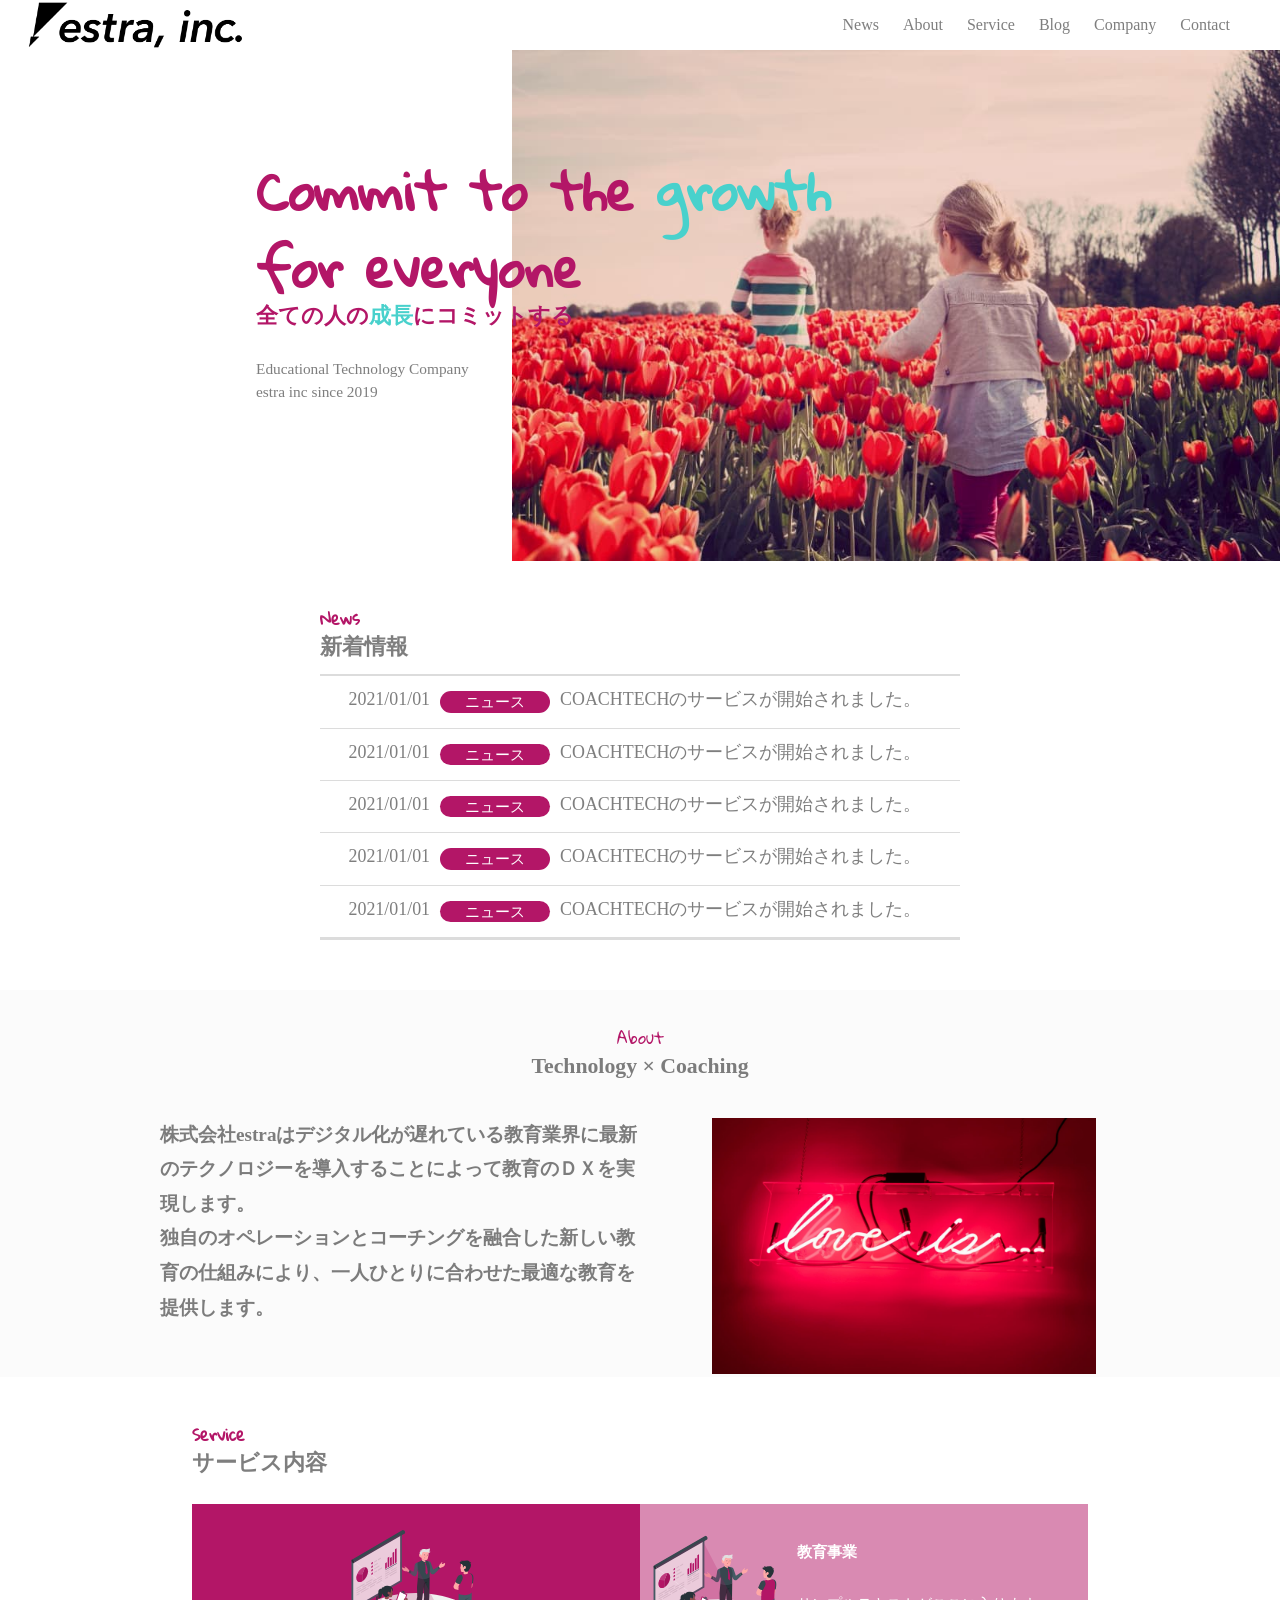
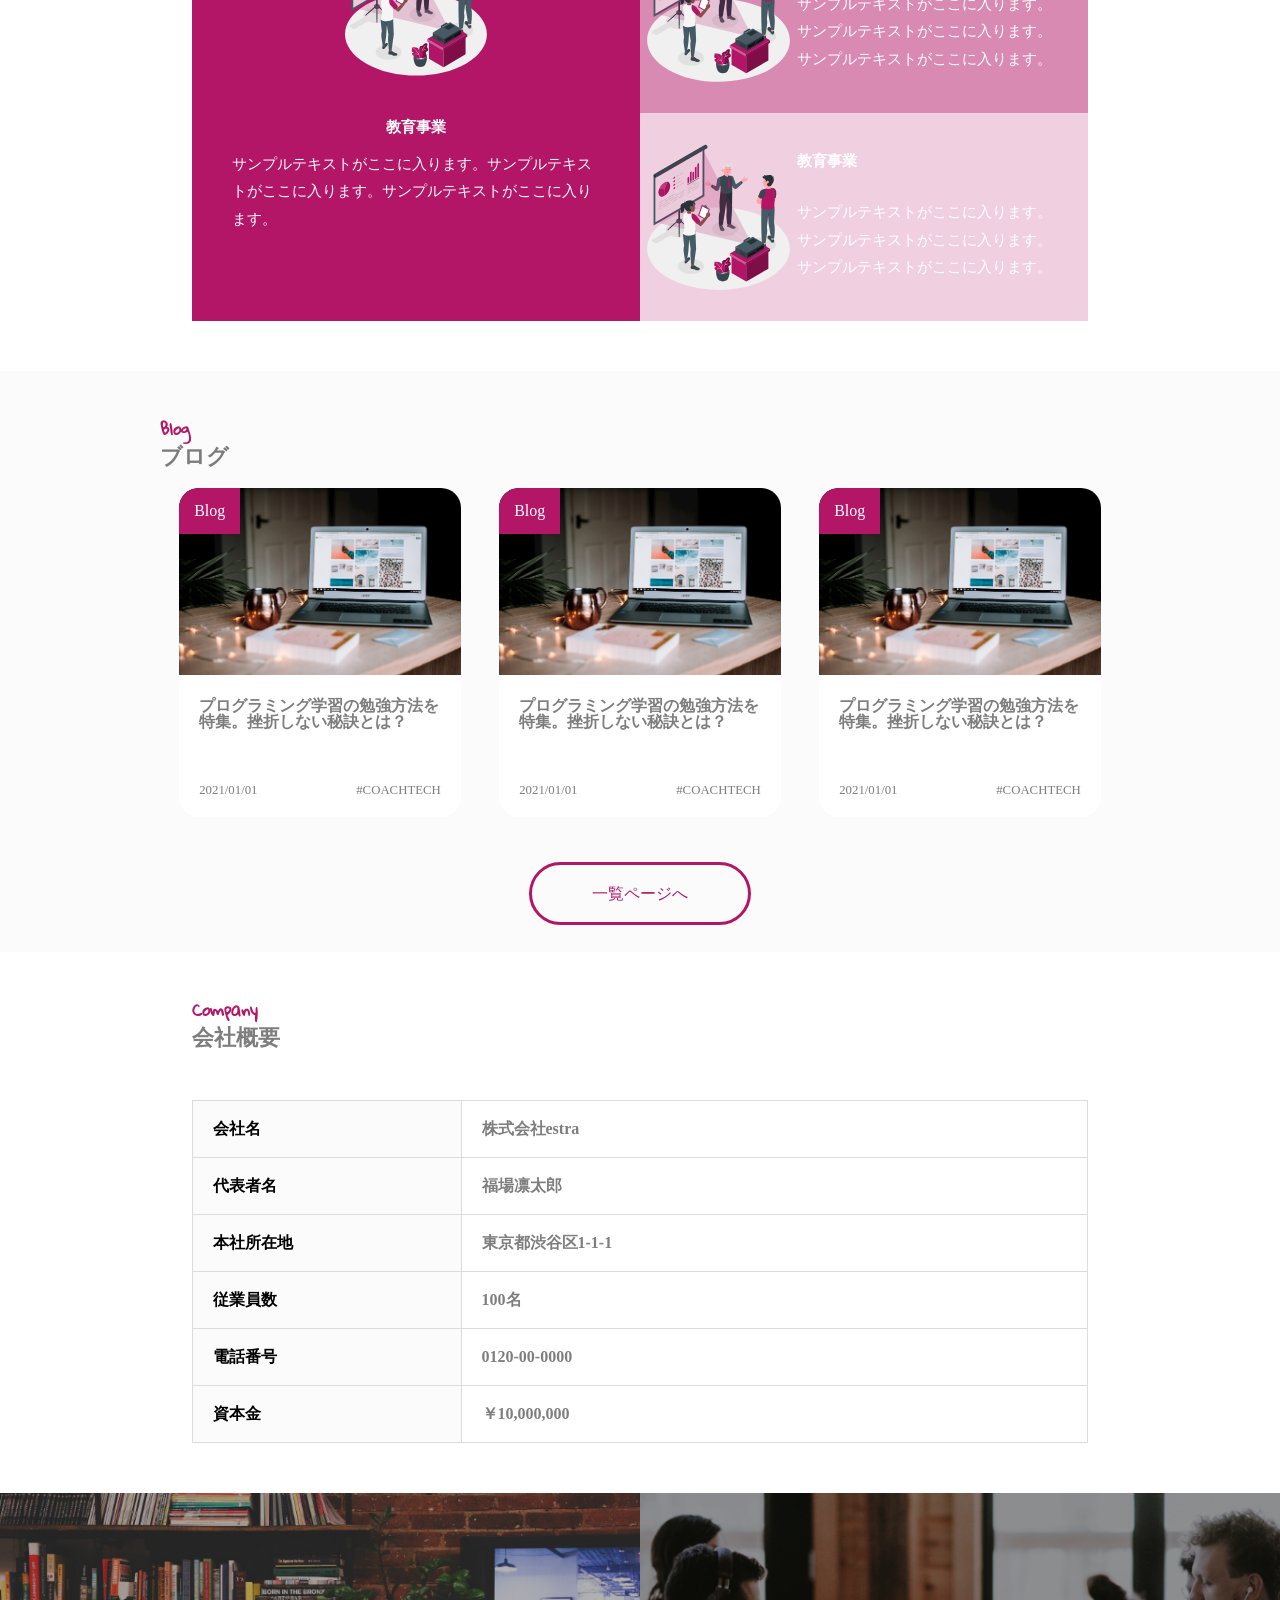
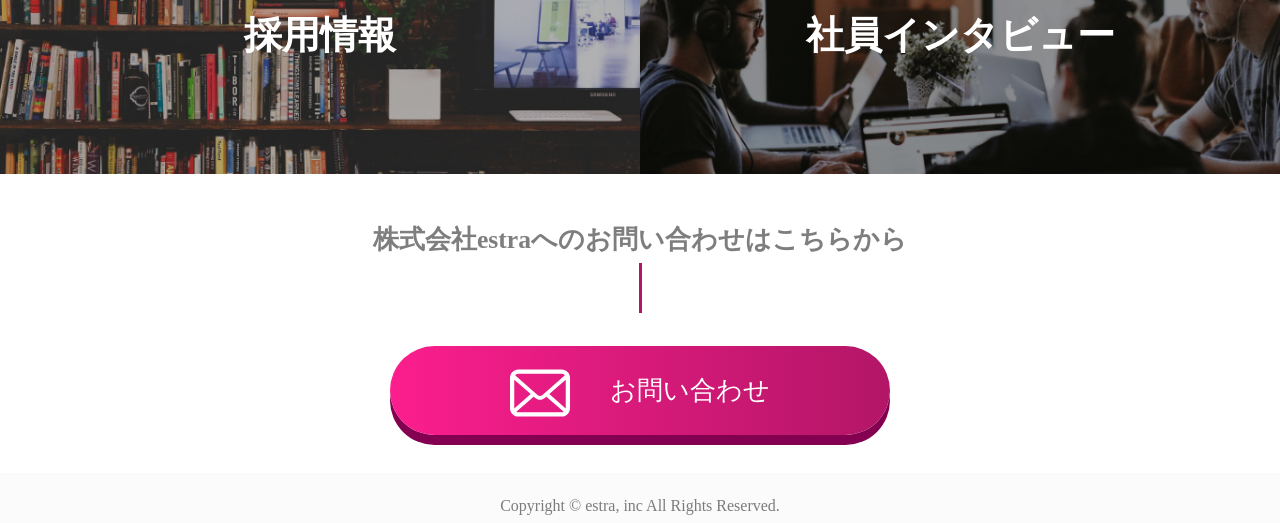
<file: index.html>
<!DOCTYPE html>
<html lang="ja">
<head>
    <meta charset="UTF-8">
    <meta http-equiv="X-UA-Compatible" content="IE=edge">
    <meta name="viewport" content="width=device-width, initial-scale=1.0">
    <link rel="stylesheet" href="css/reset.css">
    <link rel="stylesheet" href="css/style.css">
    <link rel="preconnect" href="https://fonts.googleapis.com">
    <link rel="preconnect" href="https://fonts.gstatic.com" crossorigin>
    <link
        href="https://fonts.googleapis.com/css2?family=Gloria+Hallelujah&family=Gorditas&family=Indie+Flower&family=M+PLUS+Rounded+1c:wght@700&family=Noto+Serif+JP:wght@900&display=swap"
        rel="stylesheet">
    <title>lp-test</title>
</head>
<body>
    <header class="header">
        <div class="header-logo">
            <img src="img/estra_logo.png" alt="logo" class="header-logo-img">
        </div>
        <div class="header-menu">
            <ul class="header-menu-list">
                <li class="header-menu-list-item">
                    <a class="header-menu-list-item-link" href="#news">News</a>
                </li>
                <li class="header-menu-list-item">
                    <a class="header-menu-list-item-link" href="#about">About</a>
                </li>
                <li class="header-menu-list-item">
                    <a class="header-menu-list-item-link" href="#service">Service</a>
                </li>
                <li class="header-menu-list-item">
                    <a class="header-menu-list-item-link" href="#blog">Blog</a>
                </li>
                <li class="header-menu-list-item">
                    <a class="header-menu-list-item-link" href="#company">Company</a>
                </li>
                <li class="header-menu-list-item">
                    <a class="header-menu-list-item-link" href="#contact">Contact</a>
                </li>
            </ul>
        </div>
    </header>
    <div class="eyecacth">
        <img src="img/firstview.jpg" alt="firstview" class="eyecacth-img">
        <div class="eyecacth-ttlbox">
            <h1 class="eyecatch-ttlbox-h1">Commit to the <span class="eyecatch-ttlbox-h1-span">growth</span><br> for everyone</h1>
        </div>
        <h2 class="eyecacth-h2">全ての人の<span  class="eyecatch-h2-span">成長</span>にコミットする</h2>
        <p class="eyecacth-p">Educational Technology Company <br>estra inc since 2019</p>
    </div>
    <div class="news" id="news">
        <div class="news-pickup">
            <h3 class="news-pickup-ttl">News</h3>
            <h4 class="news-pickup-about">新着情報</h4>
        </div>
        <div class="news-info">
            <ul class="news-info-list">
                <li class="news-info-list-item">
                    <p class="news-info-list-item-date">2021/01/01</p>
                    <div class="news-info-list-item-ttlbox">
                        <p class="news-info-list-item-ttlbox-ttl">ニュース</p>
                    </div>
                    <p class="news-info-list-item-detail">COACHTECHのサービスが開始されました。</p>
                </li>
                <li class="news-info-list-item">
                    <p class="news-info-list-item-date">2021/01/01</p>
                    <div class="news-info-list-item-ttlbox">
                        <p class="news-info-list-item-ttlbox-ttl">ニュース</p>
                    </div>
                    <p class="news-info-list-item-detail">COACHTECHのサービスが開始されました。</p>
                </li>
                <li class="news-info-list-item">
                    <p class="news-info-list-item-date">2021/01/01</p>
                    <div class="news-info-list-item-ttlbox">
                        <p class="news-info-list-item-ttlbox-ttl">ニュース</p>
                    </div>
                    <p class="news-info-list-item-detail">COACHTECHのサービスが開始されました。</p>
                </li>
                <li class="news-info-list-item">
                    <p class="news-info-list-item-date">2021/01/01</p>
                    <div class="news-info-list-item-ttlbox">
                        <p class="news-info-list-item-ttlbox-ttl">ニュース</p>
                    </div>
                    <p class="news-info-list-item-detail">COACHTECHのサービスが開始されました。</p>
                </li>
                <li class="news-info-list-item">
                    <p class="news-info-list-item-date">2021/01/01</p>
                    <div class="news-info-list-item-ttlbox">
                        <p class="news-info-list-item-ttlbox-ttl">ニュース</p>
                    </div>
                    <p class="news-info-list-item-detail">COACHTECHのサービスが開始されました。</p>
                </li>
            </ul>
        </div>
    </div>
    <div class="about" id="about">
        <div class="about-pickup">
            <div class="about-pickup-ttl">About</div>
            <div class="about-pickup-about">Technology × Coaching</div>
        </div>
        <div class="about-contents">
            <div class="about-contents-box">
                <p class="about-contents-box-text">
                    株式会社estraはデジタル化が遅れている教育業界に最新のテクノロジーを導入することによって教育のＤＸを実現します。
                </p>
                <p class="about-contents-box-text">
                    独自のオペレーションとコーチングを融合した新しい教育の仕組みにより、一人ひとりに合わせた最適な教育を提供します。
                </p>
            </div>
            <div class="about-contents-box">
                <img src="img/about.jpg" alt="about" class="about-contents-box-img">
            </div>
        </div>
    </div>
    <div class="service" id="service">
        <div class="service-pickup">
            <h3 class="service-pickup-ttl">Service</h3>
            <h4 class="service-pickup-about">サービス内容</h4>
        </div>
        <div class="service-contents">
            <div class="service-contents-box">
                <img src="img/service__first.svg" alt="service" class="service-contents-box-img">
                <div class="service-contents-box-textbox">
                    <p class="service-contens-box-textbox-ttl">教育事業</p>
                    <p class="service-contens-box-textbox-detail">
                    サンプルテキストがここに入ります。サンプルテキストがここに入ります。サンプルテキストがここに入ります。
                    </p>
                </div>
            </div>
            <div class="service-contents-box">
                <div class="service-contents-box-harfbox">
                    <img src="img/service__first.svg" alt="service"  class="service-contents-box-harfbox-img">
                    <div class="service-contents-box-harfbox-textbox">
                        <p class="service-contens-box-harfbox-textbox-ttl">教育事業</p>
                        <p class="service-contens-box-harfbox-textbox-detail">
                            サンプルテキストがここに入ります。<br>サンプルテキストがここに入ります。<br>サンプルテキストがここに入ります。
                        </p>
                    </div>
                </div>
                <div class="service-contents-box-harfbox">
                    <img src="img/service__first.svg" alt="service" class="service-contents-box-harfbox-img">
                    <div class="service-contents-box-harfbox-textbox">
                        <p class="service-contens-box-harfbox-textbox-ttl">教育事業</p>
                        <p class="service-contens-box-harfbox-textbox-detail">
                            サンプルテキストがここに入ります。<br>サンプルテキストがここに入ります。<br>サンプルテキストがここに入ります。
                        </p>
                    </div>
                </div>
            </div>
        </div>
    </div>
    <div class="blog" id="blog">
        <div class="blog-main">
            <div class="blog-main-pickup">
                <h3 class="blog-main-pickup-ttl">Blog</h3>
                <h4 class="blog-main-pickup-about">ブログ</h4>
            </div>
            <div class="blog-main-area">
                <div class="blog-main-area-card">
                    <div class="blog-main-area-card-imgbox">
                        <img src="img/blog__first.jpg" alt="blog" class="blog-main-area-card-imgbox-img">
                        <div class="blog-main-area-card-imgbox-ttlbox">
                            <p class="blog-main-area-card-imgbox-ttlbox-text">Blog</p>
                        </div>
                    </div>
                    <div class="blog-main-area-card-textbox">
                        <p class="blog-main-area-card-textbox-ttl">
                            プログラミング学習の勉強方法を特集。挫折しない秘訣とは？
                        </p>
                        <div class="blog-main-area-card-textbox-bottom">
                            <p class="blog-main-area-card-textbox-bottom-date">2021/01/01</p>
                            <p class="blog-main-area-card-textbox-bottom-tag">#COACHTECH</p>
                        </div>
                    </div>
                </div>
                <div class="blog-main-area-card">
                    <div class="blog-main-area-card-imgbox">
                        <img src="img/blog__first.jpg" alt="blog" class="blog-main-area-card-imgbox-img">
                        <div class="blog-main-area-card-imgbox-ttlbox">
                            <p class="blog-main-area-card-imgbox-ttlbox-text">Blog</p>
                        </div>
                    </div>
                    <div class="blog-main-area-card-textbox">
                        <p class="blog-main-area-card-textbox-ttl">
                            プログラミング学習の勉強方法を特集。挫折しない秘訣とは？
                        </p>
                        <div class="blog-main-area-card-textbox-bottom">
                            <p class="blog-main-area-card-textbox-bottom-date">2021/01/01</p>
                            <p class="blog-main-area-card-textbox-bottom-tag">#COACHTECH</p>
                        </div>
                    </div>
                </div>
                <div class="blog-main-area-card">
                    <div class="blog-main-area-card-imgbox">
                        <img src="img/blog__first.jpg" alt="blog" class="blog-main-area-card-imgbox-img">
                        <div class="blog-main-area-card-imgbox-ttlbox">
                            <p class="blog-main-area-card-imgbox-ttlbox-text">Blog</p>
                        </div>
                    </div>
                    <div class="blog-main-area-card-textbox">
                        <p class="blog-main-area-card-textbox-ttl">
                            プログラミング学習の勉強方法を特集。挫折しない秘訣とは？
                        </p>
                        <div class="blog-main-area-card-textbox-bottom">
                            <p class="blog-main-area-card-textbox-bottom-date">2021/01/01</p>
                            <p class="blog-main-area-card-textbox-bottom-tag">#COACHTECH</p>
                        </div>
                    </div>
                </div>
            </div>
        </div>
        <div class="blog-pagelink">
            <a href="" class="blog-pagelink-text">一覧ページへ</a>
        </div>
    </div>
    <div class="company" id="company">
        <div class="company-pickup">
            <h3 class="company-pickup-ttl">Company</h3>
            <h4 class="company-pickup-about">会社概要</h4>
        </div>
        <table class="company-table">
            <tr class="company-table-tr">
                <th class="company-table-th">会社名</th>
                <td class="company-table-td">株式会社estra</td>
            </tr>
            <tr class="company-table-tr">
                <th class="company-table-th">代表者名</th>
                <td class="company-table-td">福場凛太郎</td>
            </tr>
            <tr class="company-table-tr">
                <th class="company-table-th">本社所在地</th>
                <td class="company-table-td">東京都渋谷区1-1-1</td>
            </tr>
            <tr class="company-table-tr">
                <th class="company-table-th">従業員数</th>
                <td class="company-table-td">100名</td>
            </tr>
            <tr class="company-table-tr">
                <th class="company-table-th">電話番号</th>
                <td class="company-table-td">0120-00-0000</td>
            </tr>
            <tr class="company-table-tr">
                <th class="company-table-th">資本金</th>
                <td class="company-table-td">￥10,000,000</td>
            </tr>
        </table>
    </div>
    <div class="link">
        <div class="link-imgbox" >
            <img src="img/recruit.png" alt="recruit" class="link-imgbox-img">
            <a href="#" class="link-imgbox-ttl">採用情報</a>
        </div>
        <div class="link-imgbox">
            <img src="img/interview.png" alt="interview" class="link-imgbox-img">
            <a href="#" class="link-imgbox-ttl">社員インタビュー</a>
        </div>
    </div>
    <div class="inquiry" id="contact">
        <p class="inquiry-text">
            株式会社estraへのお問い合わせはこちらから
        </p>
        <div class="inquiry-rod"></div>
        <div class="inquiry-link">
            <a href="#" class="inquiry-link-text">お問い合わせ</a>
        </div>

    </div>







    <footer class="footer">
        <small class="footer-c">Copyright &copy; estra, inc All Rights Reserved.</small>
    </footer>
</body>
</html>
</file>
<file: css/style.css>
.header{
    display: flex;
    justify-content:space-between;
    align-items: center;
    height: 50px;
}

.header-logo{
    padding: 0 25px;
    height: 100%;
}

.header-logo-img{
    height:100%;
    width: auto;
}

.header-menu{
    padding-right: 50px;
}

.header-menu-list{
    list-style: none;
}

.header-menu-list-item{
    display: inline-block;
    padding-left: 20px;
}

.header-menu-list-item a{
    text-decoration: none;
    color:black;
    opacity: 0.5;
}

.eyecacth{
    position: relative;
}

.eyecacth-img{
    margin: 0 0 0 auto;
    display: block;
    width: 60%;
}

.eyecacth-ttlbox{
    position: absolute;
    top: 20%;
    left: 20%;
    font-size: 4vw;
}

.eyecatch-ttlbox-h1{
    line-height: 1.5;
    color:rgb(179,22,103);
    font-family: 'Gloria Hallelujah', cursive;
}

.eyecatch-ttlbox-h1-span{
    color: mediumturquoise;
}

.eyecacth-h2{
    position: absolute;
    top: 50%;
    left: 20%;
    font-size: 1.7vw;
    color:rgb(179, 22, 103);
}

.eyecatch-h2-span{
    color:mediumturquoise;
}

.eyecacth-p{
    position: absolute;
    top: 60%;
    left: 20%;
    font-size: 1.2vw;
    line-height: 1.5;
    color: black;
    opacity: 0.5;
}

.news{
    width: 50%;
    margin: 50px auto;
}

.news-pickup-ttl{
    color:rgb(179, 22, 103);
    font-family: 'Gloria Hallelujah', cursive;
}

.news-pickup-about{
    margin-top: 10px;
    font-size: 1.7vw;
    font-weight: bold;
    color: black;
    opacity: 0.5;
}

.news-info{
    text-align: center;
}

.news-info-list{
    list-style: none;
    font-size: 1.4vw;
    margin-top: 15px;
    border-top: 2px solid gainsboro;
    border-bottom: 2px solid gainsboro;
}

.news-info-list-item{
    display: flex;
    justify-content: center;
    padding: 15px;
    border-bottom: 1px solid gainsboro;
    margin: 0 auto;
}

.news-info-list-item-date,.news-info-list-item-detail{
    color: black;
    opacity: 0.5;
    margin-right: 10px;
}

.news-info-list-item-ttlbox{
    background-color: rgb(179, 22, 103);
    border-radius: 30px;
    margin-right: 10px;
}

.news-info-list-item-ttlbox-ttl {
    padding: 3px 25px;
    color: white;
    font-size: 1.2vw;
    white-space: nowrap;
}

.news-info-list-item-detail{
    font-size: 1.4vw;
    white-space: nowrap;
}

.about{
    background-color:rgb(251,251,251);
}

.about-pickup{
    text-align: center;
    padding: 40px 0;
}

.about-pickup-ttl{
    color:rgb(179, 22, 103);
    font-family: 'Gloria Hallelujah', cursive;
}

.about-pickup-about{
    margin-top: 10px;
    font-size: 1.7vw;
    font-weight: bold;
    color: black;
    opacity: 0.5;
}

.about-contents{
    width:75%;
    margin: 0 auto;
    display: flex;
    justify-content: space-between;
}

.about-contents-box{
    width: 50%;
}

.about-contents-box-text{
    font-size: 1.5vw;
    line-height: 1.8;
    color: black;
    opacity: 0.5;
    font-weight: bold;
}

.about-contents-box-img{
    width: 80%;
    margin-left:15%;
}

.service{
    width: 70%;
    margin: 50px auto;
}

.service-pickup-ttl{
    color:rgb(179, 22, 103);
    font-family: 'Gloria Hallelujah', cursive;
}

.service-pickup-about{
    margin-top: 10px;
    font-size: 1.7vw;
    font-weight: bold;
    color: black;
    opacity: 0.5;
}

.service-contents{
    display: flex;
    margin-top:30px;
}

.service-contents-box{
    text-align: center;
    width: 50%;
}

.service-contents-box:first-child{
    background-color:rgb(179, 22, 103);
}

.service-contents-box-img{
    width:35%;
    padding: 20px 0;
}

.service-contents-box-textbox{
    color: white;
    font-size: 1.2vw;
}

.service-contens-box-textbox-ttl{
    margin: 15px 0;
    font-weight: bold;
}

.service-contens-box-textbox-detail{
    margin:0 40px;
    text-align: left;
    line-height: 1.8;
}

.service-contents-box-harfbox{
    display: flex;
}

.service-contents-box-harfbox-img{
    width:35%;
}

.service-contents-box-harfbox-textbox{
    display: block;
    text-align: left;
    color: white;
    font-size: 1.2vw;
    margin:40px 0;
}

.service-contens-box-harfbox-textbox-ttl{
    font-weight: bold;
}

.service-contens-box-harfbox-textbox-detail{
    margin-top: 30px;
    line-height: 1.8;
}

.service-contents-box-harfbox:first-child{
    background-color:rgba(179, 22, 103,0.5) ;
}

.service-contents-box-harfbox:last-child{
    background-color:rgba(179, 22, 103,0.2) ;
}

.blog{
    background-color: rgb(251, 251, 251);
    margin-top: 50px;
}

.blog-main{
    width: 75%;
    margin: 0 auto;
    padding-top: 50px;
}

.blog-main-pickup-ttl {
    color: rgb(179, 22, 103);
    font-family: 'Gloria Hallelujah', cursive;
}

.blog-main-pickup-about {
    margin-top: 10px;
    font-size: 1.7vw;
    font-weight: bold;
    color: black;
    opacity: 0.5;
}

.blog-main-area{
    display: flex;
}

.blog-main-area-card{
    width: 30%;
    margin: 2%;
    background-color: white;
    border-radius: 20px;
}

.blog-main-area-card-imgbox{
    width: 100%;
    position: relative;
}

.blog-main-area-card-imgbox-img{
    width: 100%;
    border-top-left-radius: 20px;
    border-top-right-radius: 20px;
}

.blog-main-area-card-imgbox-ttlbox{
    position: absolute;
    top:0%;
    background-color:rgb(179, 22, 103);
    z-index: 1;
    border-top-left-radius: 20px;
}

.blog-main-area-card-imgbox-ttlbox-text{
    color: white;
    padding: 15px;
}

.blog-main-area-card-textbox{
    width: 100%;
    color: black;
    opacity: 0.5;
}

.blog-main-area-card-textbox-ttl{
    font-weight: bold;
    padding: 20px;
}

.blog-main-area-card-textbox-bottom{
    display: flex;
    justify-content: space-between;
    margin-top: 5%;
    padding: 20px;
    font-size: 1vw;
}

.blog-pagelink{
    margin: 50px auto;
    text-align: center;
    padding-bottom: 50px;
}

.blog-pagelink-text{
    padding: 20px 60px;
    border: 3px solid rgb(179, 22, 103);
    border-radius: 40px;
    text-decoration: none;
    color: rgb(179, 22, 103);
}

.company{
    width: 70%;
    margin: 50px auto;
}

.company-pickup-ttl {
    color: rgb(179, 22, 103);
    font-family: 'Gloria Hallelujah', cursive;
}

.company-pickup-about {
    margin-top: 10px;
    font-size: 1.7vw;
    font-weight: bold;
    color: black;
    opacity: 0.5;
}

.company-table{
    border: 1px solid gainsboro;
    width: 100%;
    margin-top:50px;
}

.company-table-tr,
.company-table-td,
.company-table-th{
    border: 1px solid gainsboro;
}

.company-table-th{
    background-color: rgb(251, 251, 251);
    text-align: left;
    padding: 20px;
    width: 30%;
}

.company-table-td{
    padding: 20px;
    color: black;
    opacity: 0.5;
    font-weight: bold;
}

.link{
    width: 100%;
    display: flex;
}

.link-imgbox{
    width: 50%;
    position: relative;
}

.link-imgbox-img{
    width: 100%;
}

.link-imgbox-ttl{
    position:absolute;
    color:white;
    font-size: 3vw;
    font-weight: bold;
    top: 50%;
    left: 50%;
    transform: translate(-50%, -50%);
    text-decoration: none;
}

.inquiry{
    width: 50%;
    margin: 50px auto;
    text-align: center;
}

.inquiry-text{
    font-size: 2vw;
    color: black;
    opacity: 0.5;
    font-weight: bold;
}

.inquiry-rod{
    background-color: rgb(179, 22, 103);
    height: 50px;
    width: 3px;
    margin: 10px auto 50px auto;
}

.inquiry-link-text{
    margin-top: 30px;
    text-decoration: none;
    font-size:2vw;
    background: linear-gradient(90deg, rgb(252,30,141), rgb(179, 22, 103));
    padding: 30px 120px;
    border-radius: 80px;
    color: white;
    box-shadow: 0px 10px 0px rgb(132,1,81);
}

.inquiry-link-text::before {
    content: "";
    background: url(../img/mailicon.svg);
    margin-right: 40px;
    background-size: cover;
    vertical-align: middle;
    width: 60px;
    height: 60px;
    display: inline-block;
}
.footer {
    height: 50px;
    background-color:rgb(251,251,251);
    text-align: center;
}

.footer-c{
    display: block;
    padding-top:25px;
    color:black;
    opacity: 0.5;
}
</file>
